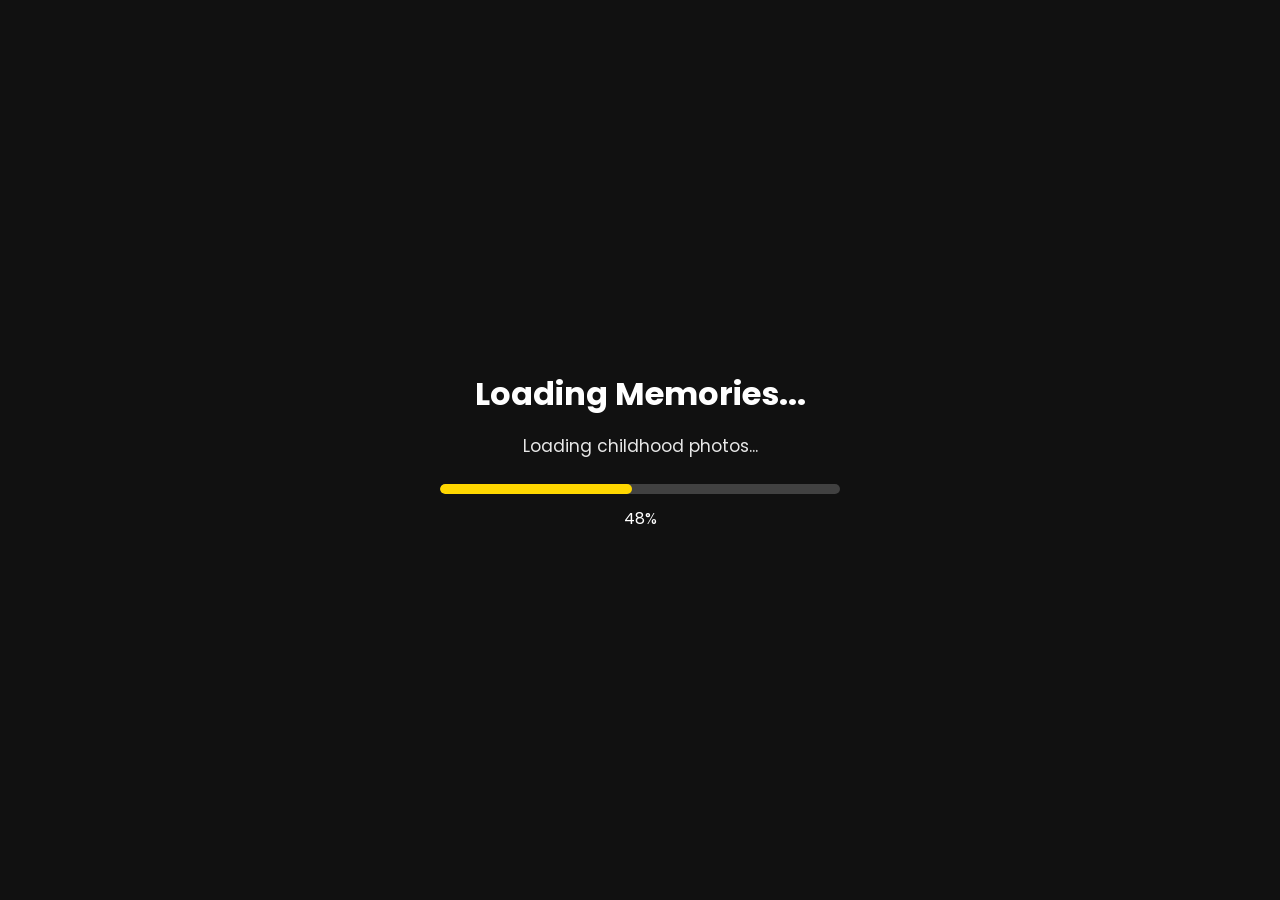
<file: index.html>
<!DOCTYPE html>
<html lang="en">

<head>
    <meta charset="UTF-8">
    <meta name="viewport" content="width=device-width, initial-scale=1.0">

    <title>Happy Birthday Brother ❤️</title>

    <link rel="stylesheet" href="./style.css">

    <link
        href="https://fonts.googleapis.com/css2?family=Poppins:wght@300;500;700&display=swap"
        rel="stylesheet"
    >
</head>

<body>

    <!-- ================= LOADER ================= -->

    <div id="loader">

        <h1>Loading Memories...</h1>

        <p id="loadingText">
            Preparing your memories...
        </p>

        <div class="loader-bar">
            <div id="loaderProgress"></div>
        </div>

        <p class="loading-percent">
            <span id="loadingPercent">0</span>%
        </p>

    </div>


    <!-- ================= PASSWORD SCREEN ================= -->

    <div id="lockScreen">

        <div class="login-box">

            <div class="lock-icon">
                🔐
            </div>

            <h1>Birthday Surprise</h1>

            <p class="subtitle">
                Enter the secret password
            </p>

            <p class="note">
                Enter your 16th year birthday date
            </p>


            <!-- 8 PASSWORD DOTS -->

            <div id="passwordDisplay" class="password-display">

                <span></span>
                <span></span>
                <span></span>
                <span></span>

                <span></span>
                <span></span>
                <span></span>
                <span></span>

            </div>


            <!-- MESSAGE -->

            <p id="message" class="password-message"></p>


            <!-- NUMBER PAD -->

            <div class="keypad">

                <button onclick="enterDigit('1')">1</button>
                <button onclick="enterDigit('2')">2</button>
                <button onclick="enterDigit('3')">3</button>

                <button onclick="enterDigit('4')">4</button>
                <button onclick="enterDigit('5')">5</button>
                <button onclick="enterDigit('6')">6</button>

                <button onclick="enterDigit('7')">7</button>
                <button onclick="enterDigit('8')">8</button>
                <button onclick="enterDigit('9')">9</button>

                <button class="empty-key"></button>

                <button onclick="enterDigit('0')">0</button>

                <button
                    class="delete-key"
                    onclick="deleteDigit()">
                    ⌫
                </button>

            </div>

        </div>

    </div>


    <!-- ================= MAIN WEBSITE ================= -->

    <div id="main">

        <header>

            <h1>
                🎂 Happy Birthday Brother 🎂
            </h1>

            <p>
                Welcome to your Birthday Adventure ❤️
            </p>

            <button id="startBtn">
                Start Adventure 🚀
            </button>

        </header>


        <section class="cards">

            <div class="card">

                <h2>📸 Childhood Memories</h2>

                <p>
                    See our unforgettable moments.
                </p>

            </div>


            <div
             class="card"
             onclick="window.location.href='quiz.html'"
>

            <h2>😂 Funny Quiz</h2>

             <p>
                Let's see how much you remember!
            </p>

            </div>


            <div
                class="card"
                onclick="window.location.href='puzzle.html'"
            >

                <h2>🎮 Games</h2>

                <p>
                    Play and unlock surprises.
                </p>

            </div>


            <div class="card">

                <h2>🎁 Secret Gift</h2>

                <p>
                    Only after completing everything!
                </p>

            </div>

        </section>


        <footer>

            Made with ❤️ by Your Brother Sarvesh

        </footer>

    </div>


    <script src="script.js"></script>

</body>

</html>
</file>
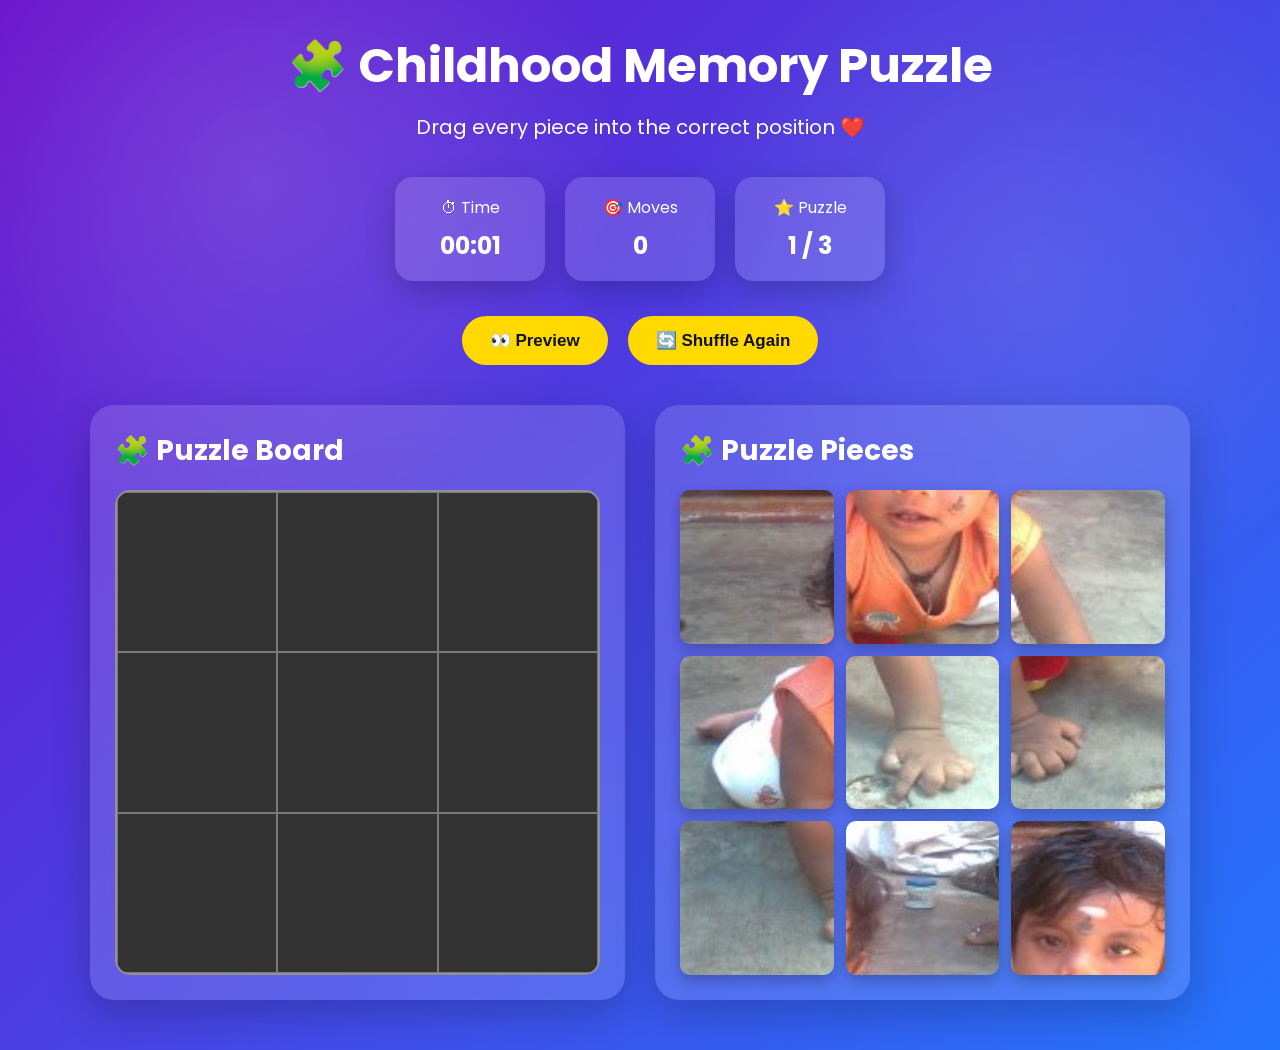
<file: puzzle.html>
<!DOCTYPE html>
<html lang="en">

<head>

    <meta charset="UTF-8">

    <meta
        name="viewport"
        content="width=device-width, initial-scale=1.0"
    >

    <title>Childhood Memory Puzzle 🧩</title>

    <!-- Puzzle CSS -->
    <link rel="stylesheet" href="./puzzle.css">

    <!-- Google Font -->
    <link
        href="https://fonts.googleapis.com/css2?family=Poppins:wght@300;400;500;600;700&display=swap"
        rel="stylesheet"
    >

</head>


<body>

<!-- ======================================
     BACKGROUND
======================================= -->

<div class="background"></div>


<!-- ======================================
     HEADER
======================================= -->

<header>

    <h1>
        🧩 Childhood Memory Puzzle
    </h1>

    <p>
        Drag every piece into the correct position ❤️
    </p>

</header>


<!-- ======================================
     GAME INFORMATION
======================================= -->

<div class="game-info">

    <div class="info-box">

        ⏱ Time

        <h2 id="timer">
            00:00
        </h2>

    </div>


    <div class="info-box">

        🎯 Moves

        <h2 id="moves">
            0
        </h2>

    </div>


    <div class="info-box">

        ⭐ Puzzle

        <h2 id="puzzleNumber">
            1 / 3
        </h2>

    </div>

</div>


<!-- ======================================
     BUTTONS
======================================= -->

<div class="buttons">

    <button id="previewBtn">
        👀 Preview
    </button>


    <button id="restartBtn">
        🔄 Shuffle Again
    </button>

</div>


<!-- ======================================
     MAIN CONTAINER
======================================= -->

<div class="container">


    <!-- ==================================
         PUZZLE BOARD
    =================================== -->

    <div class="board">

        <h2>
            🧩 Puzzle Board
        </h2>


        <div
            id="dropZone"
            class="puzzle-grid"
        >

            <div
                class="slot"
                data-index="0">
            </div>

            <div
                class="slot"
                data-index="1">
            </div>

            <div
                class="slot"
                data-index="2">
            </div>


            <div
                class="slot"
                data-index="3">
            </div>

            <div
                class="slot"
                data-index="4">
            </div>

            <div
                class="slot"
                data-index="5">
            </div>


            <div
                class="slot"
                data-index="6">
            </div>

            <div
                class="slot"
                data-index="7">
            </div>

            <div
                class="slot"
                data-index="8">
            </div>

        </div>

    </div>



    <!-- ==================================
         PUZZLE PIECES
    =================================== -->

    <div class="pieces">

        <h2>
            🧩 Puzzle Pieces
        </h2>


        <div
            id="piecesContainer"
            class="pieces-grid">
        </div>

    </div>

</div>



<!-- ======================================
     PREVIEW MODAL
======================================= -->

<div
    id="previewModal"
    class="preview"
>

    <div class="preview-content">


        <button
            id="closePreview"
            class="close-btn"
        >
            ✕ Close
        </button>


        <h2>
            👀 Childhood Memory ❤️
        </h2>


        <img
            id="previewImage"
            src="./1000012368.jpg"
            alt="Childhood Memory"
            class="preview-image"
        >

    </div>

</div>



<!-- ======================================
     SUCCESS / FINAL POPUP
======================================= -->

<div
    id="success"
    class="success"
>

    <div class="success-box">

        <h1>
            🎉 Congratulations!
        </h1>


        <p>
            You completed all 3 childhood memories! ❤️
        </p>


        <p>
            🧩 Puzzle 1 ✓
            <br>
            🧩 Puzzle 2 ✓
            <br>
            🧩 Puzzle 3 ✓
        </p>


        <br>


        <button id="playAgain">
            🔄 Play Again
        </button>

    </div>

</div>



<!-- ======================================
     JAVASCRIPT
======================================= -->

<script src="./puzzle.js"></script>


</body>

</html>
</file>
<file: style.css>
/* ==========================================
   GLOBAL
========================================== */

* {
    margin: 0;
    padding: 0;
    box-sizing: border-box;
    font-family: 'Poppins', sans-serif;
}

html {
    scroll-behavior: smooth;
    width: 100%;
}

body {
    width: 100%;
    min-height: 100vh;

    background: linear-gradient(
        135deg,
        #6a11cb,
        #2575fc
    );

    color: white;
    overflow-x: hidden;
}


/* ==========================================
   LOADER
========================================== */

#loader {
    position: fixed;
    inset: 0;

    width: 100%;
    height: 100vh;

    background: #111;

    display: flex;
    flex-direction: column;
    justify-content: center;
    align-items: center;

    text-align: center;

    z-index: 99999;

    padding: 20px;
}

#loader h1 {
    font-size: 32px;
    margin-bottom: 15px;
}

#loadingText {
    font-size: 17px;
    opacity: 0.9;
    margin-bottom: 25px;
}

.loader-bar {
    width: min(400px, 85vw);
    height: 10px;

    background: rgba(255,255,255,0.2);

    border-radius: 20px;

    overflow: hidden;
}

#loaderProgress {
    width: 0%;
    height: 100%;

    background: gold;

    border-radius: 20px;

    transition: width 0.1s linear;
}

.loading-percent {
    margin-top: 12px;
    font-size: 16px;
}


/* ==========================================
   PASSWORD SCREEN
========================================== */

#lockScreen {
    width: 100%;
    min-height: 100vh;

    display: flex;

    justify-content: center;
    align-items: center;

    padding: 15px;

    background: linear-gradient(
        135deg,
        #6a11cb,
        #2575fc
    );
}


/* ==========================================
   LOGIN BOX
========================================== */

.login-box {
    width: min(340px, 88vw);

    padding: 25px 20px;

    background: rgba(255,255,255,0.12);

    backdrop-filter: blur(20px);
    -webkit-backdrop-filter: blur(20px);

    border: 1px solid rgba(255,255,255,0.15);

    border-radius: 24px;

    text-align: center;

    box-shadow:
        0 15px 40px rgba(0,0,0,0.25);
}


/* ==========================================
   LOCK ICON
========================================== */

.lock-icon {
    font-size: 60px;

    margin-bottom: 12px;

    filter: drop-shadow(
        0 5px 10px rgba(0,0,0,0.2)
    );
}


/* ==========================================
   LOGIN TITLE
========================================== */

.login-box h1 {
    font-size: 32px;

    margin-bottom: 8px;
}

.subtitle {
    font-size: 16px;

    opacity: 0.9;
}


/* ==========================================
   PASSWORD DOTS
========================================== */

.password-display {
    display: flex;

    justify-content: center;
    align-items: center;

    gap: 11px;

    margin: 28px 0 35px;
}

.password-display span {
    width: 20px;
    height: 20px;

    border-radius: 50%;

    border: 2px solid white;

    background: transparent;

    transition:
        0.2s ease;

    position: relative;
}


/* Filled password dot */

.password-display span.filled {
    background: #ffd900;

    border-color: #ffd900;

    transform: scale(1.08);

    box-shadow:
        0 0 10px rgba(255,217,0,0.5);
}


/* ==========================================
   PASSWORD MESSAGE
========================================== */

.password-message {
    min-height: 25px;

    margin-bottom: 15px;

    font-size: 15px;
}

.password-message.error {
    color: #ffd700;
}

.password-message.success {
    color: #7CFF7C;
}


/* ==========================================
   KEYPAD
========================================== */

.keypad {
    width: 100%;

    max-width: 350px;

    margin: 0 auto;

    display: grid;

    grid-template-columns:
        repeat(3, 1fr);

    gap: 14px;
}


/* ==========================================
   NUMBER BUTTONS
========================================== */

.keypad button {
    width: 100%;

    height: 76px;

    border: none;

    /* IMPORTANT:
       Rounded rectangle instead of circle
    */
    border-radius: 18px;

    background: rgba(
        255,
        255,
        255,
        0.20
    );

    color: white;

    font-size: 28px;

    font-weight: 700;

    cursor: pointer;

    display: flex;

    justify-content: center;

    align-items: center;

    box-shadow:
        0 8px 20px rgba(
            0,
            0,
            0,
            0.08
        );

    transition:
        transform 0.15s ease,
        background 0.15s ease,
        box-shadow 0.15s ease;

    -webkit-tap-highlight-color: transparent;
}


/* Hover */

.keypad button:hover {
    background: rgba(
        255,
        255,
        255,
        0.30
    );

    transform: translateY(-2px);

    box-shadow:
        0 10px 25px rgba(
            0,
            0,
            0,
            0.15
        );
}


/* Press */

.keypad button:active {
    transform: scale(0.94);

    background: rgba(
        255,
        255,
        255,
        0.35
    );
}


/* ==========================================
   EMPTY BUTTON
========================================== */

.keypad .empty-key {
    visibility: hidden;

    pointer-events: none;
}


/* ==========================================
   DELETE BUTTON
========================================== */

.keypad .delete-key {
    background: rgba(
        255,
        80,
        80,
        0.40
    );

    font-size: 27px;
}

.keypad .delete-key:hover {
    background: rgba(
        255,
        80,
        80,
        0.55
    );
}


/* ==========================================
   MAIN WEBSITE
========================================== */

#main {
    width: 100%;
    min-height: 100vh;

    display: block;
}


/* ==========================================
   HEADER
========================================== */

header {
    width: 100%;
    min-height: 100vh;

    padding: 40px 20px;

    display: flex;

    flex-direction: column;

    justify-content: center;

    align-items: center;

    text-align: center;
}

header h1 {
    font-size: clamp(
        32px,
        6vw,
        65px
    );

    line-height: 1.2;

    margin-bottom: 20px;

    animation: fadeUp 1s ease;
}

header p {
    font-size: clamp(
        17px,
        3vw,
        25px
    );

    margin-bottom: 35px;

    opacity: 0.95;

    animation: fadeUp 1.3s ease;
}


/* ==========================================
   GENERAL BUTTON
========================================== */

button {
    border: none;

    cursor: pointer;

    font-family: 'Poppins', sans-serif;
}


/* ==========================================
   START BUTTON
========================================== */

#startBtn {
    padding: 17px 38px;

    background: gold;

    color: #111;

    border-radius: 50px;

    font-size: 20px;

    font-weight: 700;

    box-shadow:
        0 10px 25px rgba(
            0,
            0,
            0,
            0.25
        );

    transition: 0.3s;

    animation: fadeUp 1.5s ease;
}

#startBtn:hover {
    transform:
        translateY(-5px)
        scale(1.05);

    background: white;
}

#startBtn:active {
    transform: scale(0.95);
}


/* ==========================================
   CARDS SECTION
========================================== */

.cards {
    width: min(1200px, 92%);

    margin: 0 auto;

    padding: 70px 0;

    display: grid;

    grid-template-columns:
        repeat(2, minmax(0, 1fr));

    gap: 30px;
}


/* ==========================================
   CARD
========================================== */

.card {
    min-height: 220px;

    padding: 35px;

    display: flex;

    flex-direction: column;

    justify-content: center;

    text-align: center;

    background: rgba(
        255,
        255,
        255,
        0.15
    );

    backdrop-filter: blur(15px);

    -webkit-backdrop-filter: blur(15px);

    border: 1px solid rgba(
        255,
        255,
        255,
        0.15
    );

    border-radius: 25px;

    box-shadow:
        0 15px 40px rgba(
            0,
            0,
            0,
            0.2
        );

    cursor: pointer;

    transition:
        transform 0.35s ease,
        box-shadow 0.35s ease,
        background 0.35s ease;
}

.card h2 {
    font-size: 27px;

    margin-bottom: 15px;
}

.card p {
    font-size: 17px;

    line-height: 1.6;

    opacity: 0.95;
}

.card:hover {
    transform: translateY(-12px);

    background: rgba(
        255,
        255,
        255,
        0.22
    );

    box-shadow:
        0 25px 50px rgba(
            0,
            0,
            0,
            0.3
        );
}

.card:active {
    transform: scale(0.97);
}


/* ==========================================
   FOOTER
========================================== */

footer {
    width: 100%;

    padding: 35px 20px;

    text-align: center;

    font-size: 18px;

    background: rgba(
        0,
        0,
        0,
        0.15
    );

    margin-top: 20px;
}


/* ==========================================
   ANIMATIONS
========================================== */

@keyframes fadeUp {

    from {
        opacity: 0;

        transform:
            translateY(40px);
    }

    to {
        opacity: 1;

        transform:
            translateY(0);
    }
}


/* ==========================================
   TABLET
========================================== */

@media (max-width: 800px) {

    .cards {
        grid-template-columns: 1fr;

        width: 90%;

        gap: 20px;

        padding: 50px 0;
    }

    .card {
        min-height: 190px;

        padding: 30px 20px;
    }

    .card h2 {
        font-size: 24px;
    }
}


/* ==========================================
   MOBILE
========================================== */

@media (max-width: 600px) {

    /* Loader */

    #loader h1 {
        font-size: 25px;
    }

    #loadingText {
        font-size: 14px;
    }


    /* Login */

    #lockScreen {
        padding: 12px;
        min-height:100vh;
    }

    .login-box {
        width: 88vw;

        max-width: 330px;

        padding:
            22px
            16px;

        border-radius: 22px;
    }


    .lock-icon {
        font-size: 40px;
        margin-bottom:5px
    }


    .login-box h1 {
        font-size: 23px;
        margin-bottom : 5px;
    }


    .subtitle {
        font-size: 13px;
    }


    /* Password dots */

    .password-display {
        gap: 7px;

        margin:
            20px 0
            25px;
    }

    .password-display span {
        width: 15px;
        height: 15px;
    }


    /* Keypad */

    .keypad {
        max-width: 270px;

        gap: 9px;
    }


    .keypad button {
        height: 58px;

        border-radius: 15px;

        font-size: 22px;
    }


    /* Header */

    header {
        min-height: 100vh;

        padding: 25px 15px;
    }

    header h1 {
        font-size: 32px;
    }

    header p {
        font-size: 17px;
    }


    /* Start */

    #startBtn {
        font-size: 17px;

        padding:
            14px
            28px;
    }


    /* Cards */

    .cards {
        width: 92%;

        padding: 40px 0;

        grid-template-columns: 1fr;

        gap: 18px;
    }

    .card {
        min-height: 180px;

        padding:
            25px
            18px;

        border-radius: 20px;
    }

    .card h2 {
        font-size: 22px;
    }

    .card p {
        font-size: 15px;
    }


    /* Footer */

    footer {
        font-size: 15px;

        padding:
            25px
            15px;
    }
}


/* ==========================================
   SMALL PHONES
========================================== */

@media (max-width: 380px) {

    .login-box {
        width: 86vw;
        max-width: 300px;
        padding: 20px 14px;
    }


    .lock-icon {
        font-size: 35px;
    }


    .login-box h1 {
        font-size: 21px;
    }


    .password-display {
        margin: 17px 0 22px;
        gap: 6px;
    }


    .password-display span {
        width: 14px;
        height: 14px;
    }


    .keypad {
        max-width: 250px;
        gap: 8px;
    }

    .keypad button {
        height: 53px;
        border-radius: 13px;
        font-size: 20px;
    }


    header h1 {
        font-size: 28px;
    }


    .card h2 {
        font-size: 20px;
    }
}
</file>
<file: puzzle.css>
/* =========================================
   RESET
========================================= */

* {
    margin: 0;
    padding: 0;
    box-sizing: border-box;
}

html,
body {
    width: 100%;
    min-height: 100%;
}

body {
    font-family: 'Poppins', sans-serif;
    min-height: 100vh;
    background: linear-gradient(135deg, #6a11cb, #2575fc);
    color: white;
    overflow-x: hidden;
}


/* =========================================
   BACKGROUND
========================================= */

.background {
    position: fixed;
    inset: 0;
    z-index: -1;

    background:
        radial-gradient(
            circle at 20% 20%,
            rgba(255, 255, 255, 0.15),
            transparent 30%
        ),
        radial-gradient(
            circle at 80% 30%,
            rgba(255, 255, 255, 0.12),
            transparent 30%
        );
}


/* =========================================
   HEADER
========================================= */

header {
    text-align: center;
    padding: 30px 15px 20px;
}

header h1 {
    font-size: clamp(26px, 5vw, 48px);
    margin-bottom: 10px;
}

header p {
    font-size: clamp(14px, 3vw, 20px);
}


/* =========================================
   GAME INFO
========================================= */

.game-info {
    display: flex;
    justify-content: center;
    gap: 20px;
    padding: 15px;
    flex-wrap: wrap;
}

.info-box {
    width: 150px;
    padding: 18px;
    text-align: center;

    border-radius: 18px;

    background: rgba(255, 255, 255, 0.15);
    backdrop-filter: blur(15px);

    box-shadow: 0 10px 30px rgba(0, 0, 0, 0.2);
}

.info-box h2 {
    margin-top: 8px;
    font-size: 24px;
}


/* =========================================
   BUTTONS
========================================= */

.buttons {
    display: flex;
    justify-content: center;
    gap: 20px;
    padding: 20px;
    flex-wrap: wrap;
}

button {
    border: none;
    border-radius: 50px;

    padding: 14px 28px;

    background: #ffd900;
    color: #111;

    font-size: 17px;
    font-weight: 700;

    cursor: pointer;
    touch-action: manipulation;
}

button:active {
    transform: scale(0.95);
}


/* =========================================
   MAIN CONTAINER
========================================= */

.container {
    width: min(1100px, 94%);
    margin: auto;

    display: grid;

    grid-template-columns:
        minmax(0, 1fr)
        minmax(0, 1fr);

    gap: 30px;

    padding: 20px 0 50px;
}


/* =========================================
   BOARD + PIECES CARDS
========================================= */

.board,
.pieces {
    min-width: 0;

    padding: 25px;

    border-radius: 24px;

    background: rgba(255, 255, 255, 0.14);

    backdrop-filter: blur(15px);

    box-shadow:
        0 15px 40px rgba(0, 0, 0, 0.2);
}

.board h2,
.pieces h2 {
    font-size: 28px;
    margin-bottom: 18px;
}


/* =========================================
   PUZZLE BOARD

   IMPORTANT:
   This MUST be .puzzle-grid
========================================= */

.puzzle-grid {
    width: 100%;

    aspect-ratio: 1 / 1;

    display: grid;

    grid-template-columns: repeat(3, 1fr);
    grid-template-rows: repeat(3, 1fr);

    gap: 0;

    overflow: hidden;

    border-radius: 15px;

    background: #222;

    border: 2px solid rgba(255, 255, 255, 0.5);
}


/* =========================================
   PUZZLE SLOTS
========================================= */

.slot {
    width: 100%;
    height: 100%;

    min-width: 0;
    min-height: 0;

    display: flex;

    align-items: center;
    justify-content: center;

    overflow: hidden;

    background: rgba(255, 255, 255, 0.08);

    border: 1px solid rgba(255, 255, 255, 0.35);

    border-radius: 0;
}


/* Highlight while dragging */

.slot.over {
    outline: 3px solid #ffd900;
    outline-offset: -3px;

    background: rgba(255, 215, 0, 0.2);
}


/* =========================================
   PUZZLE PIECES
========================================= */

.pieces-grid {
    width: 100%;

    display: grid;

    grid-template-columns:
        repeat(3, minmax(0, 1fr));

    gap: 12px;
}


/* =========================================
   INDIVIDUAL PIECE
========================================= */

.piece {
    width: 100%;

    aspect-ratio: 1 / 1;

    display: block;

    background-repeat: no-repeat;

    background-size: 300% 300%;

    border-radius: 10px;

    cursor: grab;

    user-select: none;
    -webkit-user-select: none;

    touch-action: none;

    box-shadow:
        0 6px 15px rgba(0, 0, 0, 0.25);

    transition:
        transform 0.15s ease,
        opacity 0.15s ease;
}

.piece:active {
    cursor: grabbing;
}

.piece.dragging {
    opacity: 0.4;
    transform: scale(1.03);
}


/* =========================================
   MOBILE DRAG CLONE
========================================= */

.drag-clone {
    position: fixed;

    transform:
        translate(-50%, -50%)
        scale(1.05);

    z-index: 99999;

    pointer-events: none;

    border-radius: 10px;

    background-repeat: no-repeat;

    background-size: 300% 300%;

    box-shadow:
        0 15px 40px rgba(0, 0, 0, 0.5);
}


/* =========================================
   PREVIEW
========================================= */

.preview {
    position: fixed;

    inset: 0;

    display: none;

    align-items: center;
    justify-content: center;

    background: rgba(0, 0, 0, 0.75);

    z-index: 9999;

    padding: 15px;
}

.preview-content {
    width: min(92vw, 600px);

    max-height: 90vh;

    overflow: auto;

    background: rgba(255, 255, 255, 0.15);

    backdrop-filter: blur(20px);

    border-radius: 22px;

    padding: 20px;

    text-align: center;
}

.preview-content h2 {
    margin-bottom: 15px;
}

.preview-image {
    display: block;

    width: 100%;

    max-width: 500px;

    max-height: 70vh;

    object-fit: contain;

    margin: auto;

    border-radius: 15px;
}

.close-btn {
    float: right;

    background: #ff4757;

    color: white;

    padding: 9px 16px;

    font-size: 14px;
}


/* =========================================
   SUCCESS POPUP
========================================= */

.success {
    display: none;

    position: fixed;

    inset: 0;

    background: rgba(0, 0, 0, 0.75);

    justify-content: center;
    align-items: center;

    z-index: 10000;

    padding: 20px;
}

.success-box {
    background: white;

    color: black;

    padding: 35px;

    border-radius: 25px;

    text-align: center;

    max-width: 90%;
}


/* =========================================
   TABLET
========================================= */

@media (max-width: 900px) {

    .container {
        grid-template-columns: 1fr;

        width: min(650px, 94%);
    }

    .board,
    .pieces {
        width: 100%;
    }
}


/* =========================================
   MOBILE
========================================= */

@media (max-width: 600px) {

    header {
        padding: 22px 12px 15px;
    }

    header h1 {
        font-size: 27px;
    }

    header p {
        font-size: 15px;
    }


    .game-info {
        display: grid;

        grid-template-columns:
            repeat(3, minmax(0, 1fr));

        gap: 7px;

        padding: 10px;
    }

    .info-box {
        width: 100%;

        padding: 11px 4px;

        border-radius: 14px;
    }

    .info-box h2 {
        font-size: 17px;
    }


    .buttons {
        gap: 10px;

        padding: 15px 10px;
    }

    button {
        padding: 12px 18px;

        font-size: 14px;
    }


    .container {
        width: 94%;

        display: grid;

        grid-template-columns: 1fr;

        gap: 20px;

        padding: 10px 0 30px;
    }


    .board,
    .pieces {
        width: 100%;

        padding: 16px;

        border-radius: 20px;
    }


    .board h2,
    .pieces h2 {
        font-size: 23px;

        text-align: center;

        margin-bottom: 15px;
    }


    /*
       IMPORTANT:
       Keep the board as one
       perfect square.
    */

    .puzzle-grid {
        width: 100%;

        aspect-ratio: 1 / 1;

        gap: 0;

        border-radius: 12px;
    }


    .pieces-grid {
        width: 100%;

        grid-template-columns:
            repeat(3, minmax(0, 1fr));

        gap: 8px;
    }


    .piece {
        width: 100%;

        aspect-ratio: 1 / 1;

        border-radius: 8px;
    }

}


/* =========================================
   VERY SMALL PHONES
========================================= */

@media (max-width: 380px) {

    .container {
        width: 96%;
    }

    .board,
    .pieces {
        padding: 12px;
    }

    .board h2,
    .pieces h2 {
        font-size: 20px;
    }

    .pieces-grid {
        gap: 6px;
    }

    .game-info {
        gap: 5px;
    }

    .info-box {
        padding: 9px 2px;
    }

    .info-box h2 {
        font-size: 15px;
    }

}
</file>
